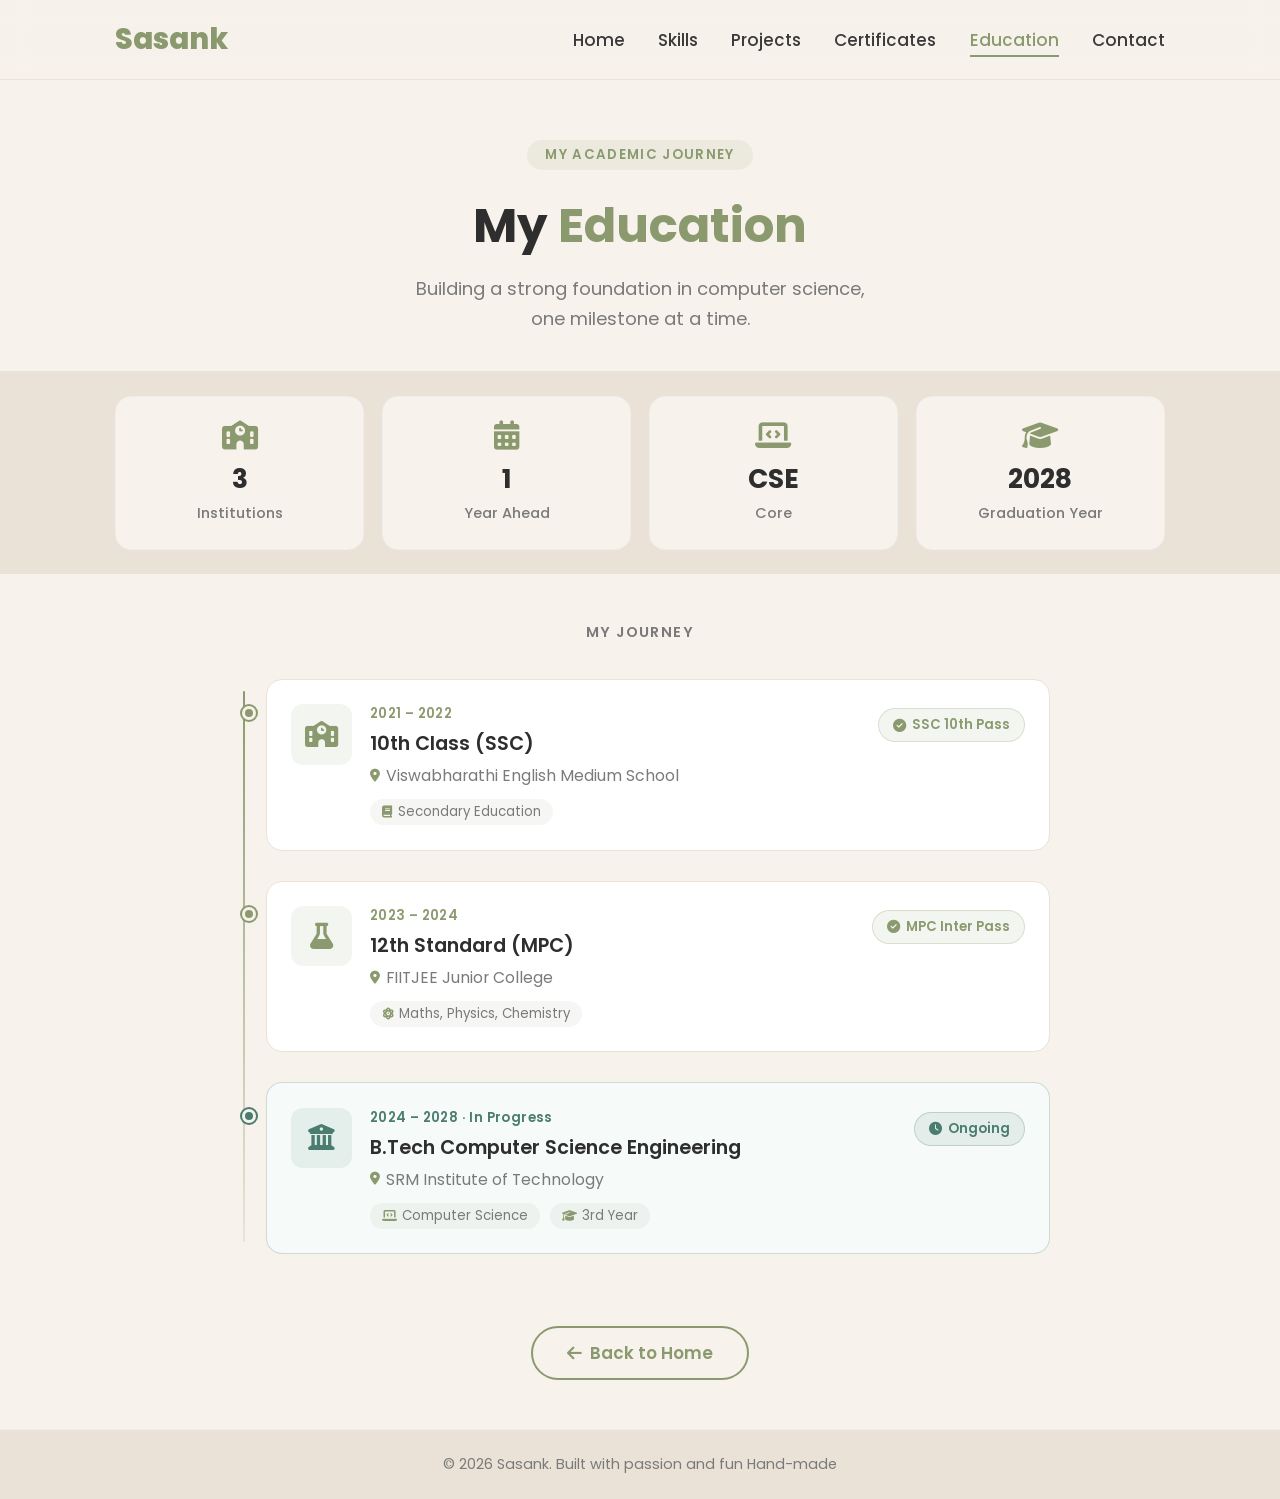
<file: PORTFOLIO/education/education.html>
<!DOCTYPE html>
<html lang="en">
<head>
    <meta charset="UTF-8">
    <meta name="viewport" content="width=device-width, initial-scale=1.0">
    <title>Education | Sasank</title>
    <link rel="stylesheet" href="https://cdnjs.cloudflare.com/ajax/libs/font-awesome/6.5.2/css/all.min.css">
    <link rel="stylesheet" href="education.css">
    <link rel="icon" type="image/jpeg" href="education.jpg">
</head>
<body>

    
    <header>
        <a href="../index.html" class="logo">Sasank</a>
        <nav id="navbar">
            <a href="../index.html#home">Home</a>
            <a href="../index.html#skills">Skills</a>
            <a href="../index.html#projects">Projects</a>
            <a href="../index.html#certificates">Certificates</a>
            <a href="education.html" class="active">Education</a>
            <a href="../index.html#contact">Contact</a>
        </nav>
        <button class="hamburger" id="hamburger" aria-label="Toggle menu">
            <i class="fa-solid fa-bars"></i>
        </button>
    </header>

    <main>
        <section class="edu-hero">
            <span class="tag">My Academic Journey</span>
            <h1>My <span>Education</span></h1>
            <p>Building a strong foundation in computer science, one milestone at a time.</p>
        </section>


        <section class="stats-section">
            <div class="stat-card">
                <i class="fa-solid fa-school"></i>
                <div class="stat-num">3</div>
                <div class="stat-label">Institutions</div>
            </div>
            <div class="stat-card">
                <i class="fa-solid fa-calendar-days"></i>
                <div class="stat-num">1</div>
                <div class="stat-label">Year Ahead</div>
            </div>
            <div class="stat-card">
                <i class="fa-solid fa-laptop-code"></i>
                <div class="stat-num">CSE</div>
                <div class="stat-label">Core</div>
            </div>
            <div class="stat-card">
                <i class="fa-solid fa-graduation-cap"></i>
                <div class="stat-num">2028</div>
                <div class="stat-label">Graduation Year</div>
            </div>
        </section>

        
        <section class="timeline-section">
            <div class="section-label">My Journey</div>
            <div class="timeline-track">

        
                <div class="timeline-item">
                    <div class="timeline-dot"></div>
                    <div class="timeline-card">
                        <div class="card-icon"><i class="fa-solid fa-school"></i></div>
                        <div class="card-body">
                            <div class="card-year">2021 – 2022</div>
                            <h3>10th Class (SSC)</h3>
                            <p class="card-institute"><i class="fa-solid fa-location-dot"></i> Viswabharathi English Medium School</p>
                            <div class="card-details">
                                <span class="detail-item"><i class="fa-solid fa-book"></i> Secondary Education</span>
                            </div>
                        </div>
                        <div class="card-badge completed">
                            <i class="fa-solid fa-circle-check"></i> SSC 10th Pass
                        </div>
                    </div>
                </div>

                <!-- Intermediate -->
                <div class="timeline-item">
                    <div class="timeline-dot"></div>
                    <div class="timeline-card">
                        <div class="card-icon"><i class="fa-solid fa-flask"></i></div>
                        <div class="card-body">
                            <div class="card-year">2023 – 2024</div>
                            <h3>12th Standard (MPC)</h3>
                            <p class="card-institute"><i class="fa-solid fa-location-dot"></i> FIITJEE Junior College</p>
                            <div class="card-details">
                                <span class="detail-item"><i class="fa-solid fa-atom"></i> Maths, Physics, Chemistry</span>
                            </div>
                        </div>
                        <div class="card-badge completed">
                            <i class="fa-solid fa-circle-check"></i> MPC Inter Pass
                        </div>
                    </div>
                </div>

                <!-- B.Tech -->
                <div class="timeline-item">
                    <div class="timeline-dot ongoing"></div>
                    <div class="timeline-card highlight">
                        <div class="card-icon ongoing-icon"><i class="fa-solid fa-building-columns"></i></div>
                        <div class="card-body">
                            <div class="card-year ongoing-year">2024 – 2028 · In Progress</div>
                            <h3>B.Tech Computer Science Engineering</h3>
                            <p class="card-institute"><i class="fa-solid fa-location-dot"></i> SRM Institute of Technology</p>
                            <div class="card-details">
                                <span class="detail-item"><i class="fa-solid fa-laptop-code"></i> Computer Science</span>
                                <span class="detail-item"><i class="fa-solid fa-graduation-cap"></i> 3rd Year</span>
                            </div>
                        </div>
                        <div class="card-badge ongoing">
                            <i class="fa-solid fa-clock"></i> Ongoing
                        </div>
                    </div>
                </div>

            </div>
        </section>

    
        <div class="back-wrap">
            <a href="../index.html" class="btn-back"><i class="fa-solid fa-arrow-left"></i> Back to Home</a>
        </div>

    </main>

    <footer>
        <p>© 2026 Sasank. Built with passion and fun Hand-made</p>
    </footer>

    <script>
        const hamburger = document.getElementById('hamburger');
        const navbar = document.getElementById('navbar');
        hamburger.addEventListener('click', () => navbar.classList.toggle('active'));
        navbar.querySelectorAll('a').forEach(link => {
            link.addEventListener('click', () => navbar.classList.remove('active'));
        });
    </script>

</body>
</html>
</file>
<file: PORTFOLIO/education/education.css>
@import url('https://fonts.googleapis.com/css2?family=Poppins:wght@300;400;500;600;700&display=swap');

:root {
    --green:  #8B9A6E;
    --cream:  #F7F2EB;
    --beige:  #EAE2D6;
    --light:  #EEEEEE;
    --dark:   #2e2e2e;
    --text:   #3a3a3a;
    --muted:  #7a7a7a;
    --shadow: rgba(139,154,110,0.2);
    --ongoing:#4a7c6f;
}

* { margin:0; 
    padding:0; 
    box-sizing:border-box; 
    font-family:'Poppins',sans-serif; 
    text-decoration:none; 
}

html { 
    font-size: 75.5%;
    scroll-behavior: smooth; 
}

body {
    background-color: var(--cream);
    color: var(--text);
    min-height: 100vh;
    overflow-x: hidden;
}

body::before {
    content: "";
    position: fixed;
    top:0; left:0; width:100%; height:100%;
    background-image: url("education.jpg");
    background-size: cover;
    background-position: center;
    opacity: 0.05;
    z-index: -1;
}

/* ── Header ── */
header {
    position: fixed; top:0; left:0; width:100%;
    padding: 1.5rem 9%;
    background: rgba(247,242,235,0.93);
    backdrop-filter: blur(12px);
    display: flex; justify-content:space-between; align-items:center;
    z-index: 100;
    border-bottom: 1px solid var(--beige);
}

.logo {
    font-size: 2.4rem; 
    font-weight: 800;
    color: var(--green);
     cursor: pointer;
    transition: 0.3s ease;
}
.logo:hover { 
    transform: scale(1.05); 
}

nav a {
    font-size: 1.4rem;
     color: var(--text);
    margin-left: 2.5rem;
     font-weight: 500;
    transition: 0.3s ease;
    border-bottom: 2px solid transparent;
    padding-bottom: 3px;
}
nav a:hover, nav a.active {
    color: var(--green);
    border-bottom: 2px solid var(--green);
}

.hamburger {
    display: none;
    background: none;
    border: 1.5px solid var(--green);
    color: var(--green);
    font-size: 1.6rem;
    padding: 0.4rem 0.8rem;
    border-radius: 6px;
    cursor: pointer;
    transition: 0.3s ease;
}
.hamburger:hover { background: var(--green); color: white; }

/* ── Main ── */
main { padding-top: 80px; }

/* ── Hero ── */
.edu-hero {
    text-align: center;
    padding: 5rem 9% 3rem;
    background: var(--cream);
}

.tag {
    display: inline-block;
    font-size: 1.1rem; font-weight: 600;
    color: var(--green); letter-spacing: 0.1em;
    text-transform: uppercase;
    background: rgba(139,154,110,0.1);
    border-radius: 20px; padding: 5px 18px;
    margin-bottom: 1.5rem;
}

.edu-hero h1 {
    font-size: 4rem; font-weight: 700;
    color: var(--dark); margin-bottom: 1rem;
}
.edu-hero h1 span { color: var(--green); }

.edu-hero p {
    font-size: 1.5rem; color: var(--muted);
    max-width: 480px; margin: 0 auto;
    line-height: 1.7;
}

/* ── Stats ── */
.stats-section {
    display: grid;
    grid-template-columns: repeat(4, 1fr);
    gap: 1.5rem;
    padding: 2rem 9%;
    background: var(--beige);
}

.stat-card {
    background: var(--cream);
    border: 1px solid var(--light);
    border-radius: 16px;
    padding: 2rem 1.5rem;
    text-align: center;
    transition: 0.3s ease;
}
.stat-card:hover {
    border-color: var(--green);
    box-shadow: 0 6px 20px var(--shadow);
    transform: translateY(-4px);
}
.stat-card i {
    font-size: 2.4rem; color: var(--green);
    margin-bottom: 0.8rem; display: block;
}
.stat-num {
    font-size: 2.2rem; font-weight: 700;
    color: var(--dark); margin-bottom: 4px;
}
.stat-label {
    font-size: 1.2rem; color: var(--muted); font-weight: 500;
}

/* ── Timeline section ── */
.timeline-section {
    padding: 4rem 9%;
    background: var(--cream);
}

.section-label {
    text-align: center;
    font-size: 1.2rem; font-weight: 600;
    color: var(--muted); letter-spacing: 0.1em;
    text-transform: uppercase;
    margin-bottom: 3rem;
}

.timeline-track {
    position: relative;
    max-width: 820px;
    margin: 0 auto;
    padding-left: 3rem;
}

.timeline-track::before {
    content: '';
    position: absolute;
    left: 1.1rem; top: 1rem; bottom: 1rem;
    width: 2px;
    background: linear-gradient(to bottom, var(--green), rgba(139,154,110,0.15));
    border-radius: 2px;
}

.timeline-item {
    position: relative;
    margin-bottom: 2.5rem;
}
.timeline-item:last-child { margin-bottom: 0; }

.timeline-dot {
    position: absolute;
    left: -2rem; top: 2.2rem;
    width: 14px; height: 14px;
    border-radius: 50%;
    background: var(--green);
    border: 3px solid var(--cream);
    box-shadow: 0 0 0 2px var(--green);
}
.timeline-dot.ongoing {
    background: var(--ongoing);
    box-shadow: 0 0 0 2px var(--ongoing);
}

/* ── Cards ── */
.timeline-card {
    background: white;
    border: 1px solid var(--beige);
    border-radius: 16px;
    padding: 2rem 2rem;
    display: flex;
    align-items: flex-start;
    gap: 1.5rem;
    transition: 0.3s ease;
}
.timeline-card:hover {
    border-color: var(--green);
    box-shadow: 0 8px 28px var(--shadow);
    transform: translateY(-3px);
}
.timeline-card.highlight {
    border-color: rgba(74,124,111,0.25);
    background: #f6faf8;
}
.timeline-card.highlight:hover {
    border-color: var(--ongoing);
    box-shadow: 0 8px 28px rgba(74,124,111,0.15);
}

.card-icon {
    width: 5rem; height: 5rem; flex-shrink: 0;
    background: rgba(139,154,110,0.1);
    border-radius: 12px;
    display: flex; align-items: center; justify-content: center;
}
.card-icon i { font-size: 2.2rem; color: var(--green); }

.card-icon.ongoing-icon { background: rgba(74,124,111,0.1); }
.card-icon.ongoing-icon i { color: var(--ongoing); }

.card-body { flex: 1; }

.card-year {
    font-size: 1.1rem; font-weight: 600;
    color: var(--green); margin-bottom: 5px;
    letter-spacing: 0.03em;
}
.ongoing-year { color: var(--ongoing); }

.card-body h3 {
    font-size: 1.6rem; font-weight: 600;
    color: var(--dark); margin-bottom: 6px;
}

.card-institute {
    font-size: 1.3rem; color: var(--muted);
    display: flex; align-items: center; gap: 6px;
    margin-bottom: 1rem;
}
.card-institute i { font-size: 1.1rem; color: var(--green); }

.card-details { display: flex; flex-wrap: wrap; gap: 0.8rem; }
.detail-item {
    display: inline-flex; align-items: center; gap: 5px;
    font-size: 1.1rem; color: var(--muted);
    background: rgba(139,154,110,0.08);
    padding: 3px 12px; border-radius: 20px;
}
.detail-item i { color: var(--green); font-size: 1rem; }

/* ── Badges ── */
.card-badge {
    flex-shrink: 0;
    display: inline-flex; align-items: center; gap: 6px;
    font-size: 1.1rem; font-weight: 600;
    border-radius: 20px; padding: 6px 14px;
    white-space: nowrap; align-self: flex-start;
    margin-top: 4px;
}
.card-badge.completed {
    background: rgba(139,154,110,0.1);
    color: var(--green);
    border: 1px solid rgba(139,154,110,0.25);
}
.card-badge.ongoing {
    background: rgba(74,124,111,0.1);
    color: var(--ongoing);
    border: 1px solid rgba(74,124,111,0.25);
}

/* ── Back button ── */
.back-wrap {
    text-align: center;
    padding: 2rem 9% 4rem;
    background: var(--cream);
}

.btn-back {
    display: inline-flex; align-items: center; gap: 8px;
    font-size: 1.4rem; font-weight: 600;
    color: var(--green);
    border: 2px solid var(--green);
    border-radius: 4rem; padding: 1rem 2.8rem;
    transition: 0.3s ease; cursor: pointer;
}
.btn-back:hover {
    background: var(--green); color: white;
    box-shadow: 0 0 20px var(--shadow);
    transform: scale(1.04);
}

/* ── Footer ── */
footer {
    text-align: center;
    padding: 2rem 9%;
    background: var(--beige);
    font-size: 1.2rem; color: var(--muted);
    border-top: 1px solid var(--light);
}

/* ── Mobile ── */
@media (max-width: 995px) {
    .hamburger { display: block; }

    nav {
        display: none; flex-direction: column;
        position: absolute; top: 100%; right: 0;
        width: 65%;
        background: var(--cream);
        border-left: 2px solid var(--beige);
        border-bottom: 2px solid var(--beige);
        border-bottom-left-radius: 1rem;
        padding: 1rem 0;
        box-shadow: -4px 4px 20px rgba(0,0,0,0.08);
    }
    nav.active { display: flex; }
    nav a { margin: 0; padding: 1.2rem 2rem; font-size: 1.5rem; border-bottom: 1px solid var(--beige); }
    nav a:last-child { border-bottom: none; }

    .stats-section { grid-template-columns: repeat(2, 1fr); }

    .timeline-card {
        flex-direction: column;
        gap: 1rem;
    }
    .card-badge { 
        align-self: flex-start; 
    }

    .edu-hero h1 { 
        font-size: 3rem;
     }
}

@media (max-width: 480px) {
    .stats-section { 
        grid-template-columns: repeat(2, 1fr); 
        padding: 2rem 5%; 
    }
    .timeline-section { padding: 3rem 5%; }
    .edu-hero { padding: 4rem 5% 2rem; }
    .back-wrap { padding: 2rem 5% 3rem; }
    .edu-hero h1 { font-size: 2.5rem; }
}
</file>
